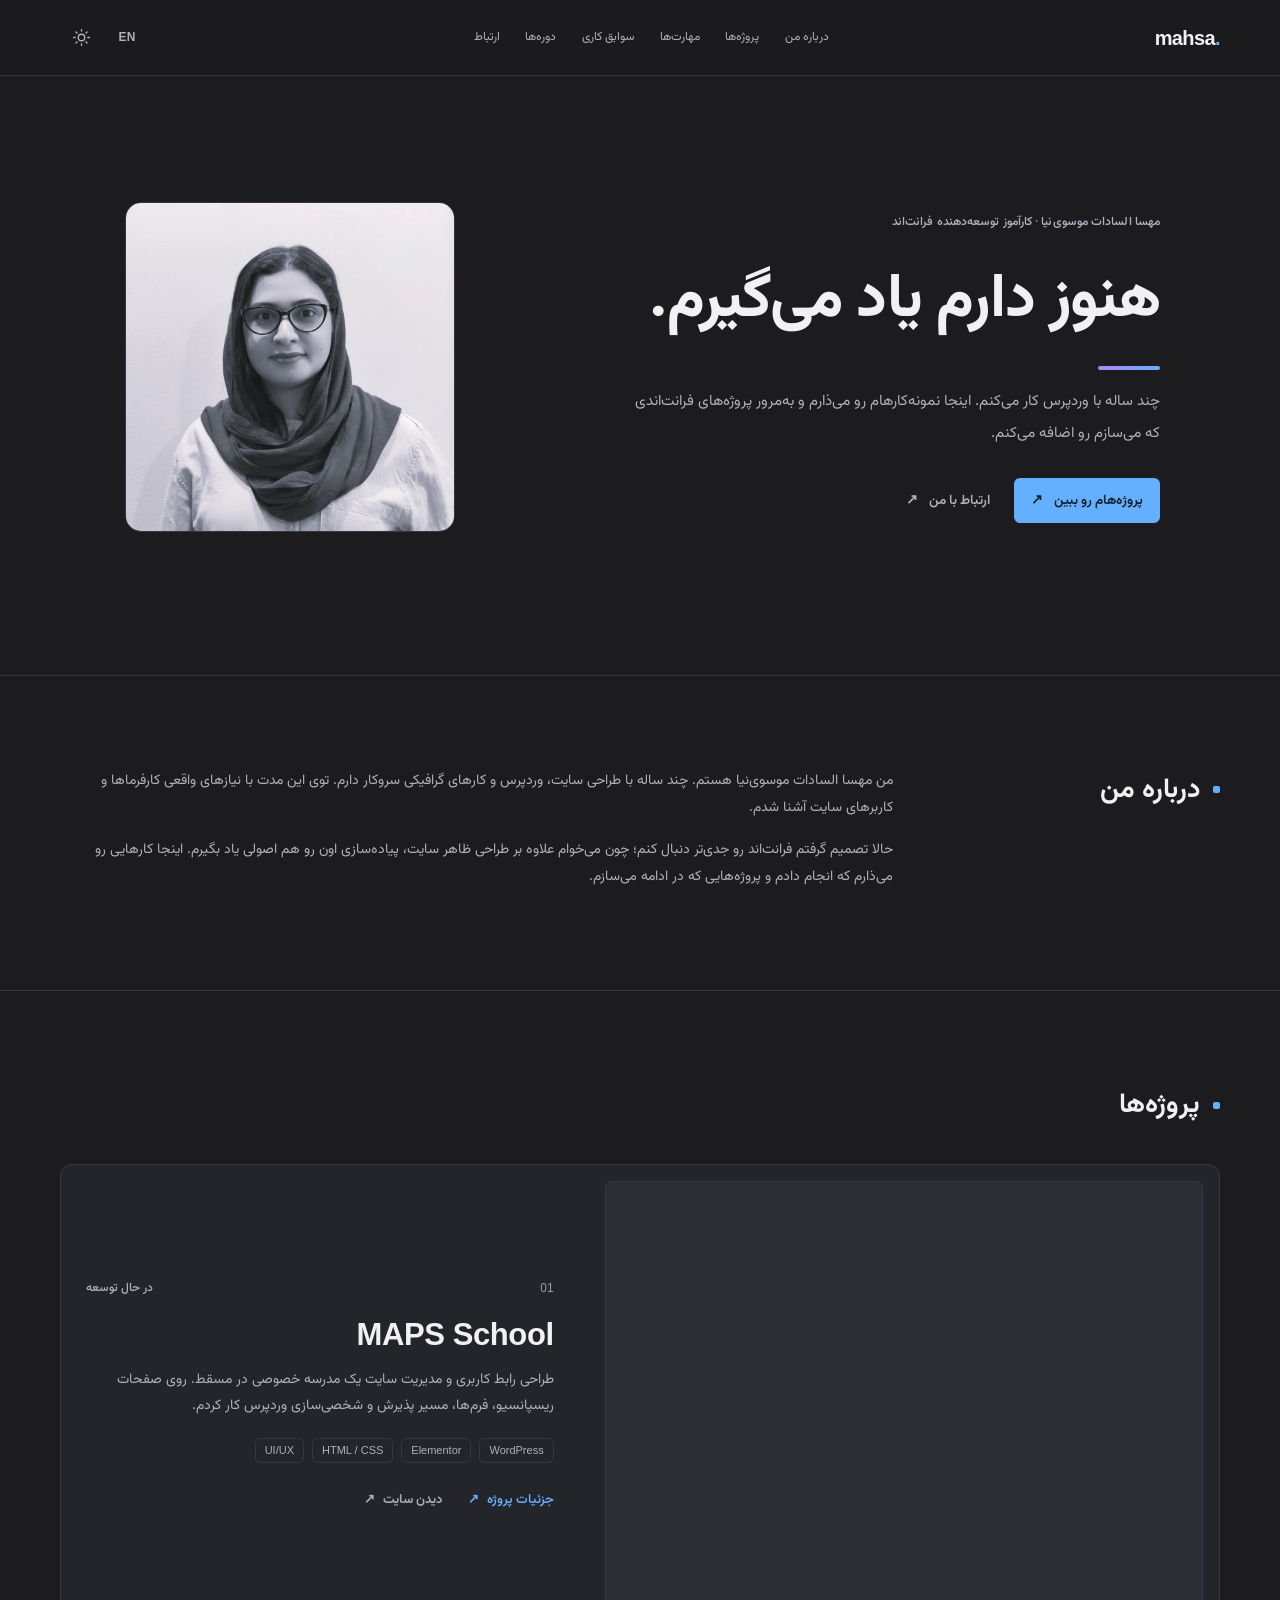
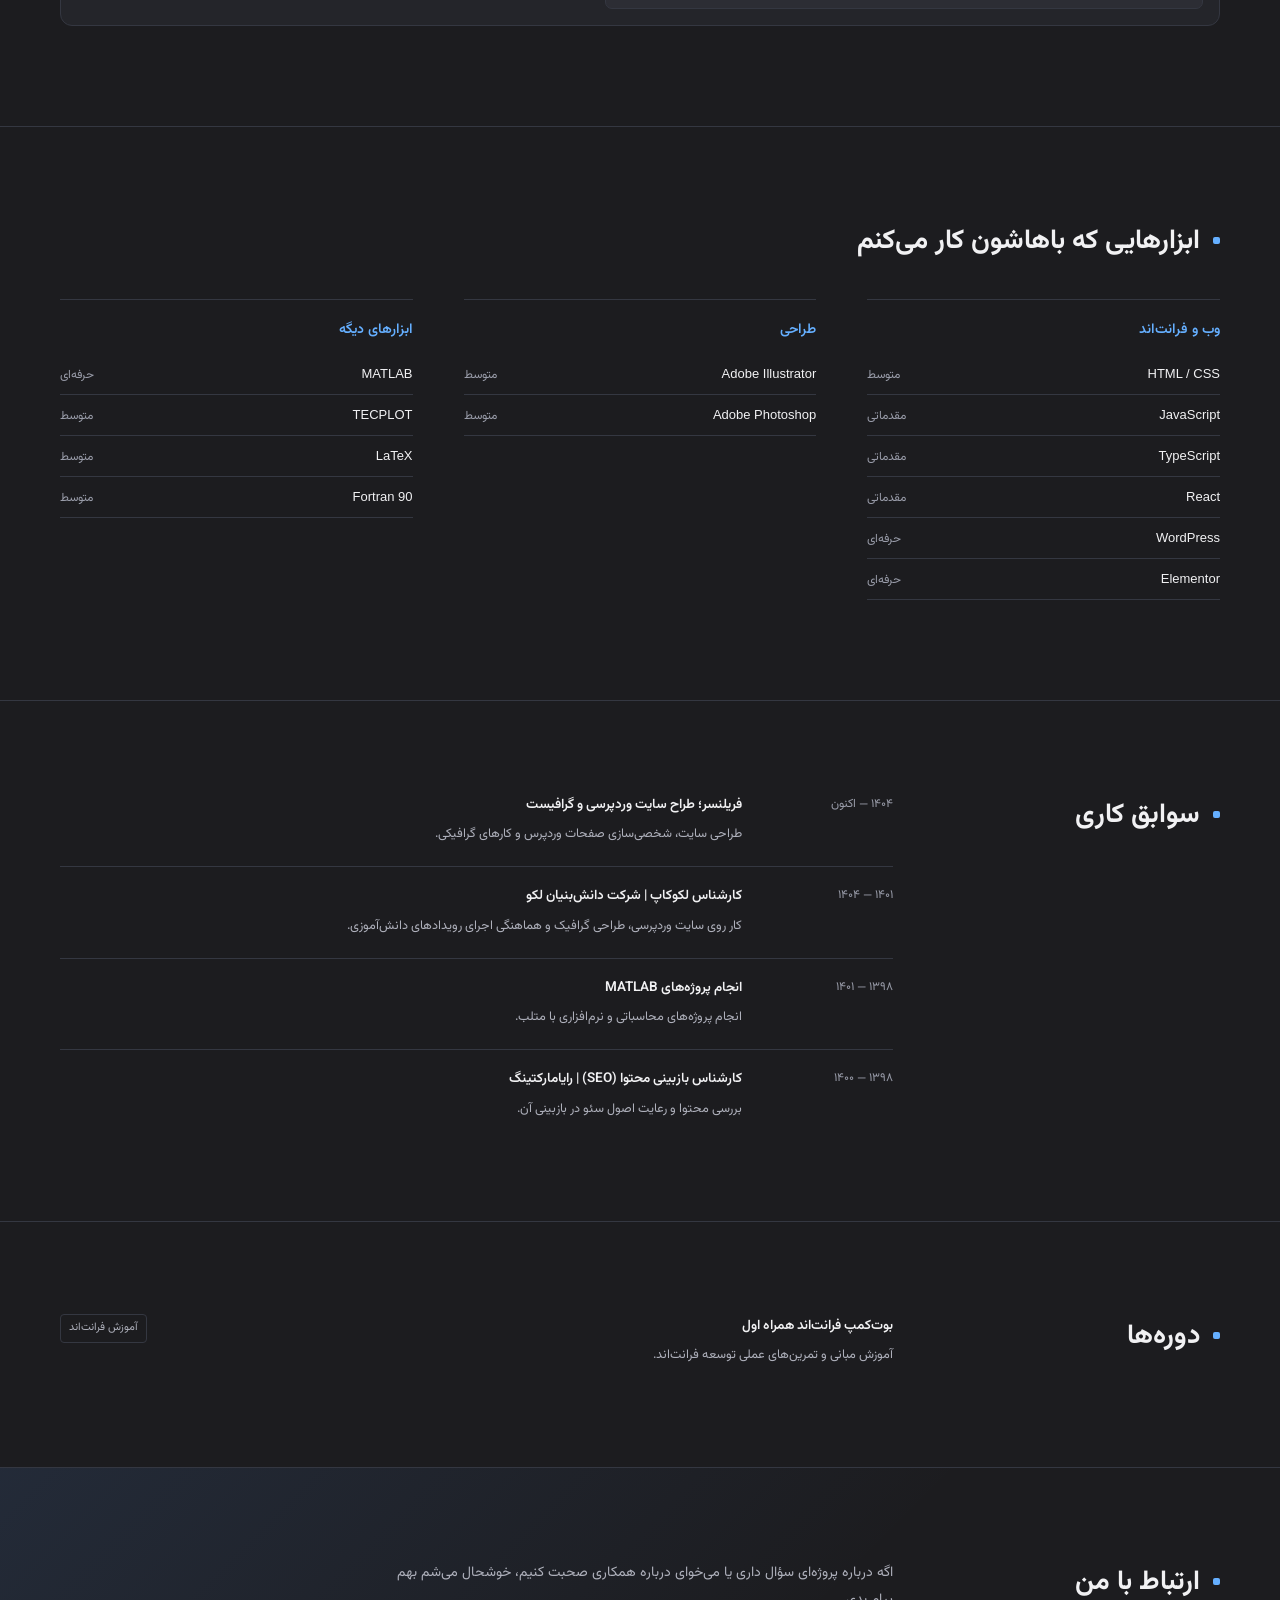
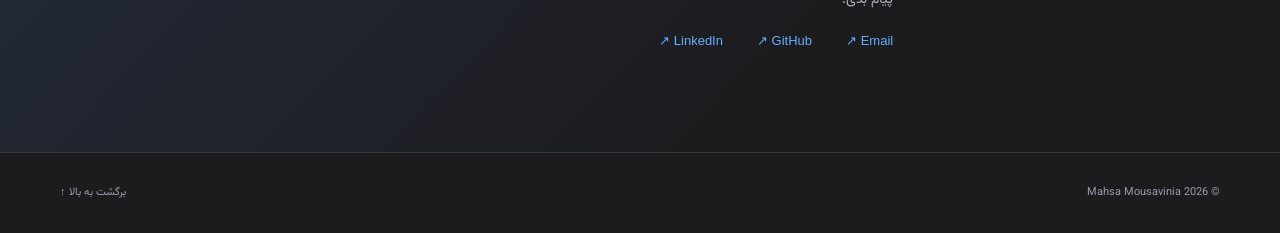
<file: index.html>
<!doctype html>
<html lang="fa" dir="rtl" data-theme="dark">
<head>
  <meta charset="utf-8">
  <meta name="viewport" content="width=device-width, initial-scale=1">
  <meta name="theme-color" content="#1f1f1f">
  <meta name="description" content="مهساالسادات موسوی‌نیا؛ کارآموز توسعه‌دهنده فرانت‌اند و طراح وب.">
  <title>مهسا موسوی‌نیا | توسعه‌دهنده فرانت‌اند و طراح وب</title>
  <script>
    (function(){
      try {
        const theme = localStorage.getItem('mahsa-theme') || 'dark';
        const lang = localStorage.getItem('mahsa-lang') || 'fa';
        document.documentElement.dataset.theme = theme === 'light' ? 'light' : 'dark';
        document.documentElement.lang = lang === 'en' ? 'en' : 'fa';
        document.documentElement.dir = lang === 'en' ? 'ltr' : 'rtl';
      } catch(e) { document.documentElement.dataset.theme='dark'; }
    })();
  </script>
  
  <link rel="preload" href="assets/fonts/Vazirmatn-VariableFont_wght.ttf" as="font" type="font/ttf" crossorigin>
  <link rel="stylesheet" href="styles.css">
  <script defer src="app.js"></script>
</head>
<body data-page="home">
  <div class="page-load-progress" id="page-load-progress" role="progressbar" aria-label="در حال بارگذاری صفحه"></div>
  <noscript><style>.page-load-progress {display: none!important}</style></noscript>
  <div id="page-top" aria-hidden="true"></div>
  <a class="skip-link" href="#main" data-i18n="skip">رفتن به محتوای اصلی</a>
  <header class="site-header" >
    <div class="container header-layout">
      <a class="site-brand" href="index.html" aria-label="Mahsa Mousavinia">mahsa<span class="brand-dot">.</span></a>
      <nav class="nav-desktop" aria-label="Main navigation">
        <a href="#about" data-i18n="navAbout">درباره من</a>
        <a href="#projects" data-i18n="navProjects">پروژه‌ها</a>
        <a href="#skills" data-i18n="navSkills">مهارت‌ها</a>
        <a href="#experience" data-i18n="navExperience">سوابق کاری</a>
        <a href="#courses" data-i18n="navCourses">دوره‌ها</a>
        <a href="#contact" data-i18n="navContact">ارتباط</a>
      </nav>
      <div class="header-controls">
        <button type="button" class="header-button language-switch" data-language-toggle title="Change language" aria-label="Change language">EN</button>
        <button type="button" class="header-button icon-button" data-theme-toggle title="تغییر تم" aria-label="تغییر تم">
          <svg class="moon" viewBox="0 0 24 24" width="19" height="19" fill="none" stroke="currentColor" stroke-width="1.7" stroke-linecap="round" stroke-linejoin="round" aria-hidden="true"><path d="M20.5 14.4A8.6 8.6 0 0 1 9.6 3.5a8.6 8.6 0 1 0 10.9 10.9Z"/></svg>
          <svg class="sun" viewBox="0 0 24 24" width="19" height="19" fill="none" stroke="currentColor" stroke-width="1.7" stroke-linecap="round" aria-hidden="true"><circle cx="12" cy="12" r="4.1"/><path d="M12 2v2m0 16v2M4.93 4.93l1.42 1.42m11.3 11.3 1.42 1.42M2 12h2m16 0h2M4.93 19.07l1.42-1.42m11.3-11.3 1.42-1.42"/></svg>
        </button>
        <button type="button" class="header-button icon-button menu-button" data-menu-toggle aria-label="باز کردن منو" aria-controls="mobile-menu" aria-expanded="false">
          <svg viewBox="0 0 24 24" width="20" height="20" fill="none" stroke="currentColor" stroke-width="1.8" stroke-linecap="round" aria-hidden="true"><path d="M4 7h16M4 12h16M4 17h16"/></svg>
        </button>
      </div>
    </div>
    <nav class="mobile-menu" id="mobile-menu" hidden aria-label="Mobile navigation">
      <a href="#about" data-i18n="navAbout">درباره من</a>
      <a href="#projects" data-i18n="navProjects">پروژه‌ها</a>
      <a href="#skills" data-i18n="navSkills">مهارت‌ها</a>
      <a href="#experience" data-i18n="navExperience">سوابق کاری</a>
      <a href="#courses" data-i18n="navCourses">دوره‌ها</a>
      <a href="#contact" data-i18n="navContact">ارتباط</a>
    </nav>
  </header>
  <main id="main">
    <section class="hero" aria-labelledby="hero-heading">
      <div class="container hero-inner">
        <div class="hero-copy">
          <p class="overline" data-i18n="heroIntro">مهسا السادات موسوی‌نیا · کارآموز توسعه‌دهنده فرانت‌اند</p>
          <h1 id="hero-heading" data-i18n="heroTitle">هنوز دارم یاد می‌گیرم.</h1>
          <p class="hero-description" data-i18n="heroDescription">چند ساله با وردپرس کار می‌کنم. اینجا نمونه‌کارهام رو می‌ذارم و به‌مرور پروژه‌های فرانت‌اندی که می‌سازم رو اضافه می‌کنم.</p>
          <div class="hero-actions">
            <a href="#projects" class="button button-primary"><span data-i18n="seeProjects">پروژه‌هام رو ببین</span><span aria-hidden="true">↗</span></a>
            <a href="#contact" class="button button-link"><span data-i18n="contactAction">ارتباط با من</span><span aria-hidden="true">↗</span></a>
          </div>
        </div>

<div class="hero-portrait">
  <img
    src="assets/mahsa-portrait.webp"
    alt="عکس مهسا السادات موسوی‌نیا"
    width="960"
    height="960"
    decoding="async"
    fetchpriority="high"
  >
</div>
      </div>
    </section>

    <section class="section" id="about" aria-labelledby="about-heading">
      <div class="container section-layout">
        <h2 id="about-heading" class="section-heading" data-i18n="aboutTitle">درباره من</h2>
        <div class="section-content body-copy">
          <p data-i18n="aboutText1">من مهسا السادات موسوی‌نیا هستم. چند ساله با طراحی سایت، وردپرس و کارهای گرافیکی سروکار دارم. توی این مدت با نیازهای واقعی کارفرماها و کاربرهای سایت آشنا شدم.</p>
          <p data-i18n="aboutText2">حالا تصمیم گرفتم فرانت‌اند رو جدی‌تر دنبال کنم؛ چون می‌خوام علاوه بر طراحی ظاهر سایت، پیاده‌سازی اون رو هم اصولی یاد بگیرم. اینجا کارهایی رو می‌ذارم که انجام دادم و پروژه‌هایی که در ادامه می‌سازم.</p>
        </div>
      </div>
    </section>

    <section class="section" id="projects" aria-labelledby="projects-heading">
      <div class="container section-layout projects-layout">
        <div class="section-head">
          <h2 id="projects-heading" class="section-heading" data-i18n="projectsTitle">پروژه‌ها</h2>
          
        </div>
        <div class="section-content">
          <article class="project">
            <div class="project-card-accent" aria-hidden="true"></div>
            <div class="project-media">
              <img class="project-image" src="assets/maps-school-1280.webp" srcset="assets/maps-school-640.webp 640w, assets/maps-school-1280.webp 1280w" sizes="(max-width: 700px) calc(100vw - 40px), (max-width: 1024px) 90vw, 800px" decoding="async" alt="نمای صفحه اصلی وب‌سایت MAPS School" loading="lazy">
              <div class="project-fallback" role="status"><span class="fallback-mini">mapsoman.com</span><strong>MAPS School</strong><span data-i18n="projectFallback">در حال بارگذاری تصویر پروژه…</span></div>
            </div>
            <div class="project-details"><div class="project-meta"><span class="project-number">01</span><span class="status" data-i18n="projectStatus">در حال توسعه</span></div>
            <h3 class="project-title">MAPS School</h3>
            <p class="project-description" data-i18n="projectDescription">طراحی رابط کاربری و مدیریت سایت یک مدرسه خصوصی در مسقط. روی صفحات ریسپانسیو، فرم‌ها، مسیر پذیرش و شخصی‌سازی وردپرس کار کردم.</p>
            <div class="project-stack"><span>WordPress</span><span>Elementor</span><span>HTML / CSS</span><span>UI/UX</span></div>
            <div class="project-links"><a href="project-maps.html" class="text-link"><span data-i18n="caseLink">جزئیات پروژه</span><span aria-hidden="true">↗</span></a><a href="https://www.mapsoman.com/" target="_blank" rel="noopener noreferrer" class="text-link text-link-muted"><span data-i18n="visitLink">دیدن سایت</span><span aria-hidden="true">↗</span></a></div>
            </div>
          </article>
        </div>
      </div>
    </section>

    <section class="section" id="skills" aria-labelledby="skills-heading">
      <div class="container section-layout skills-layout">
        <div class="section-head"><h2 id="skills-heading" class="section-heading" data-i18n="skillsTitle">ابزارهایی که باهاشون کار می‌کنم</h2></div>
        <div class="section-content skills-list">
          <div class="skill-group"><h3 data-i18n="skillGroupWeb">وب و فرانت‌اند</h3><div class="skill-row"><span>HTML / CSS</span><span data-i18n="intermediate">متوسط</span></div><div class="skill-row"><span>JavaScript</span><span data-i18n="beginner">مقدماتی</span></div><div class="skill-row"><span>TypeScript</span><span data-i18n="beginner">مقدماتی</span></div><div class="skill-row"><span>React</span><span data-i18n="beginner">مقدماتی</span></div><div class="skill-row"><span>WordPress</span><span data-i18n="advanced">حرفه‌ای</span></div><div class="skill-row"><span>Elementor</span><span data-i18n="advanced">حرفه‌ای</span></div></div>
          <div class="skill-group"><h3 data-i18n="skillGroupDesign">طراحی</h3><div class="skill-row"><span>Adobe Illustrator</span><span data-i18n="intermediate">متوسط</span></div><div class="skill-row"><span>Adobe Photoshop</span><span data-i18n="intermediate">متوسط</span></div></div>
          <div class="skill-group"><h3 data-i18n="skillGroupOther">ابزارهای دیگه</h3><div class="skill-row"><span>MATLAB</span><span data-i18n="advanced">حرفه‌ای</span></div><div class="skill-row"><span>TECPLOT</span><span data-i18n="intermediate">متوسط</span></div><div class="skill-row"><span>LaTeX</span><span data-i18n="intermediate">متوسط</span></div><div class="skill-row"><span>Fortran 90</span><span data-i18n="intermediate">متوسط</span></div></div>
        </div>
      </div>
    </section>

    <section class="section" id="experience" aria-labelledby="experience-heading">
      <div class="container section-layout">
        <h2 id="experience-heading" class="section-heading" data-i18n="expTitle">سوابق کاری</h2>
        <div class="section-content experience-list">
          <article class="experience"><span class="experience-date" data-i18n="exp1Date">۱۴۰۴ — اکنون</span><div><h3 data-i18n="exp1Title">فریلنسر؛ طراح سایت وردپرسی و گرافیست</h3><p data-i18n="exp1Text">طراحی سایت، شخصی‌سازی صفحات وردپرس و کارهای گرافیکی.</p></div></article>
          <article class="experience"><span class="experience-date" data-i18n="exp2Date">۱۴۰۱ — ۱۴۰۴</span><div><h3 data-i18n="exp2Title">کارشناس لکوکاپ | شرکت دانش‌بنیان لکو</h3><p data-i18n="exp2Text">کار روی سایت وردپرسی، طراحی گرافیک و هماهنگی اجرای رویدادهای دانش‌آموزی.</p></div></article>
          <article class="experience"><span class="experience-date" data-i18n="exp3Date">۱۳۹۸ — ۱۴۰۱</span><div><h3 data-i18n="exp3Title">انجام پروژه‌های MATLAB</h3><p data-i18n="exp3Text">انجام پروژه‌های محاسباتی و نرم‌افزاری با متلب.</p></div></article>
          <article class="experience"><span class="experience-date" data-i18n="exp4Date">۱۳۹۸ — ۱۴۰۰</span><div><h3 data-i18n="exp4Title">کارشناس بازبینی محتوا (SEO) | رایامارکتینگ</h3><p data-i18n="exp4Text">بررسی محتوا و رعایت اصول سئو در بازبینی آن.</p></div></article>
        </div>
      </div>
    </section>

    <section class="section" id="courses" aria-labelledby="courses-heading">
      <div class="container section-layout"><h2 id="courses-heading" class="section-heading" data-i18n="coursesTitle">دوره‌ها</h2><div class="section-content course-row"><div><h3 data-i18n="courseName">بوت‌کمپ فرانت‌اند همراه اول</h3><p data-i18n="courseText">آموزش مبانی و تمرین‌های عملی توسعه فرانت‌اند.</p></div><span class="course-tag" data-i18n="courseLabel">آموزش فرانت‌اند</span></div></div>
    </section>

    <section class="section contact-section" id="contact" aria-labelledby="contact-heading">
      <div class="container section-layout"><h2 id="contact-heading" class="section-heading" data-i18n="contactTitle">ارتباط با من</h2><div class="section-content"><p class="contact-copy" data-i18n="contactDescription">اگه درباره پروژه‌ای سؤال داری یا می‌خوای درباره همکاری صحبت کنیم، خوشحال می‌شم بهم پیام بدی.</p><div class="social-links contact-links"><a href="mailto:mahsamousavi47@gmail.com">Email ↗</a><a href="https://github.com/mahsa-mousavinia" target="_blank" rel="noopener noreferrer">GitHub ↗</a><a href="https://www.linkedin.com/in/mahsa-mousavinia/" target="_blank" rel="noopener noreferrer">LinkedIn ↗</a></div></div></div>
    </section>
  </main>
  <footer class="site-footer"><div class="container footer-content"><span>© 2026 Mahsa Mousavinia</span><a href="#page-top" data-back-top data-i18n="backTop">برگشت به بالا ↑</a></div></footer>
</body>
</html>
</file>
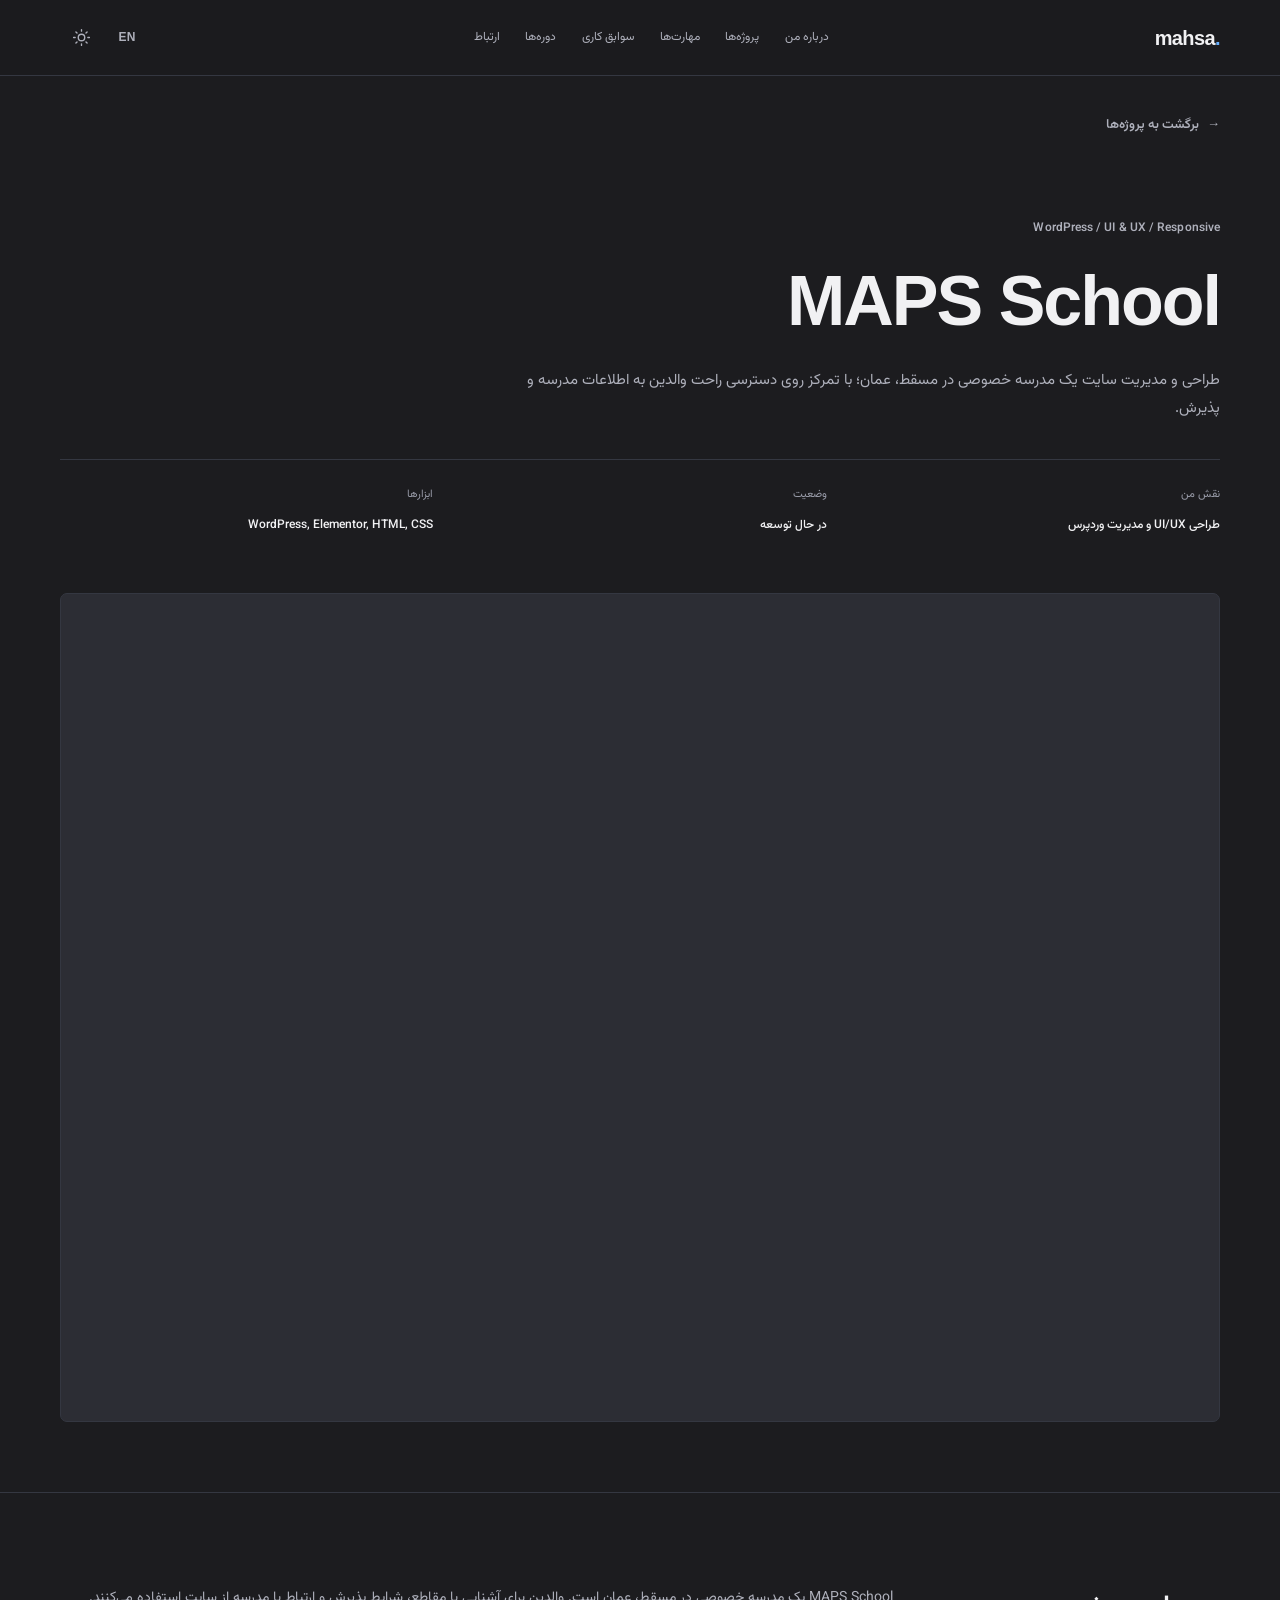
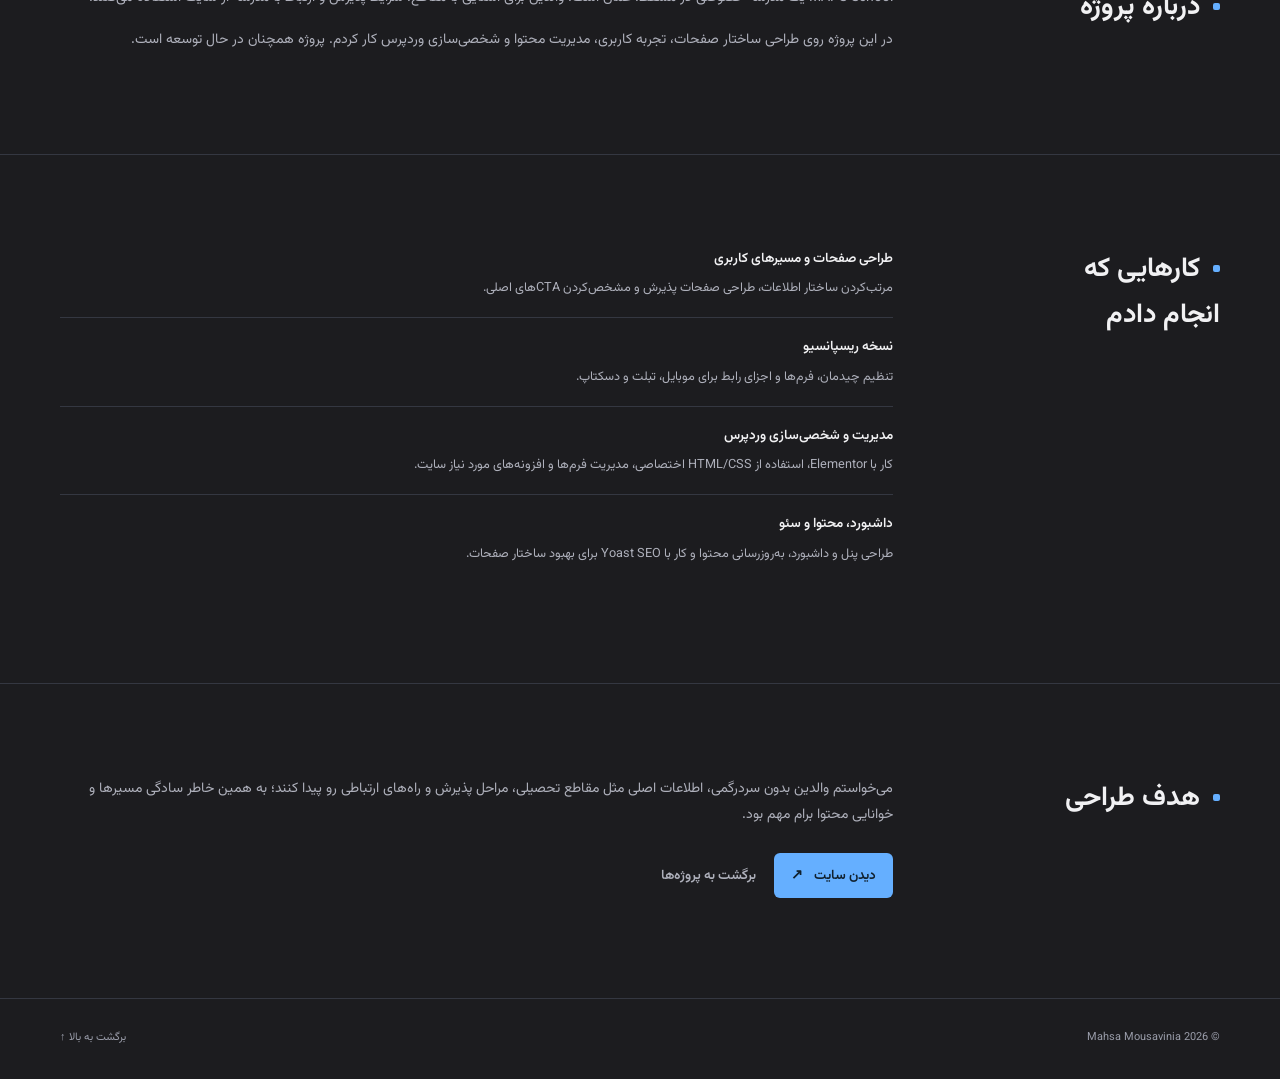
<file: project-maps.html>
<!doctype html>
<html lang="fa" dir="rtl" data-theme="dark">
<head>
  <meta charset="utf-8"><meta name="viewport" content="width=device-width, initial-scale=1"><meta name="theme-color" content="#1f1f1f"><meta name="description" content="جزئیات پروژه MAPS School؛ طراحی UI/UX و مدیریت وب‌سایت وردپرسی مهسا موسوی‌نیا."><title>MAPS School | مهسا موسوی‌نیا</title>
  <script>(function(){try{const t=localStorage.getItem('mahsa-theme')||'dark',l=localStorage.getItem('mahsa-lang')||'fa';document.documentElement.dataset.theme=t==='light'?'light':'dark';document.documentElement.lang=l==='en'?'en':'fa';document.documentElement.dir=l==='en'?'ltr':'rtl';}catch(e){document.documentElement.dataset.theme='dark';}})();</script>
  <link rel="preload" href="assets/fonts/Vazirmatn-VariableFont_wght.ttf" as="font" type="font/ttf" crossorigin><link rel="stylesheet" href="styles.css"><script defer src="app.js"></script>
</head>
<body data-page="project">
  <div class="page-load-progress" id="page-load-progress" role="progressbar" aria-label="در حال بارگذاری صفحه"></div>
  <noscript><style>.page-load-progress {display: none!important}</style></noscript>
  <div id="page-top" aria-hidden="true"></div>
  <a class="skip-link" href="#main" data-i18n="skip">رفتن به محتوای اصلی</a>
  <header class="site-header" ><div class="container header-layout"><a class="site-brand" href="index.html">mahsa<span class="brand-dot">.</span></a><nav class="nav-desktop" aria-label="Main navigation"><a href="index.html#about" data-i18n="navAbout">درباره من</a><a href="index.html#projects" data-i18n="navProjects">پروژه‌ها</a><a href="index.html#skills" data-i18n="navSkills">مهارت‌ها</a><a href="index.html#experience" data-i18n="navExperience">سوابق کاری</a><a href="index.html#courses" data-i18n="navCourses">دوره‌ها</a><a href="index.html#contact" data-i18n="navContact">ارتباط</a></nav><div class="header-controls"><button type="button" class="header-button language-switch" data-language-toggle title="Change language" aria-label="Change language">EN</button><button type="button" class="header-button icon-button" data-theme-toggle aria-label="تغییر تم"><svg class="moon" viewBox="0 0 24 24" width="19" height="19" fill="none" stroke="currentColor" stroke-width="1.7" stroke-linecap="round" stroke-linejoin="round" aria-hidden="true"><path d="M20.5 14.4A8.6 8.6 0 0 1 9.6 3.5a8.6 8.6 0 1 0 10.9 10.9Z"/></svg><svg class="sun" viewBox="0 0 24 24" width="19" height="19" fill="none" stroke="currentColor" stroke-width="1.7" stroke-linecap="round" aria-hidden="true"><circle cx="12" cy="12" r="4.1"/><path d="M12 2v2m0 16v2M4.93 4.93l1.42 1.42m11.3 11.3 1.42 1.42M2 12h2m16 0h2M4.93 19.07l1.42-1.42m11.3-11.3 1.42-1.42"/></svg></button><button type="button" class="header-button icon-button menu-button" data-menu-toggle aria-label="باز کردن منو" aria-controls="mobile-menu" aria-expanded="false"><svg viewBox="0 0 24 24" width="20" height="20" fill="none" stroke="currentColor" stroke-width="1.8" stroke-linecap="round" aria-hidden="true"><path d="M4 7h16M4 12h16M4 17h16"/></svg></button></div></div><nav class="mobile-menu" id="mobile-menu" hidden aria-label="Mobile navigation"><a href="index.html#about" data-i18n="navAbout">درباره من</a><a href="index.html#projects" data-i18n="navProjects">پروژه‌ها</a><a href="index.html#skills" data-i18n="navSkills">مهارت‌ها</a><a href="index.html#experience" data-i18n="navExperience">سوابق کاری</a><a href="index.html#courses" data-i18n="navCourses">دوره‌ها</a><a href="index.html#contact" data-i18n="navContact">ارتباط</a></nav></header>
  <main id="main">
    <div class="container case-back"><a href="index.html#projects" class="text-link"><span aria-hidden="true">→</span><span data-i18n="backProjects">برگشت به پروژه‌ها</span></a></div>
    <section class="case-hero container"><p class="overline">WordPress / UI & UX / Responsive</p><h1>MAPS School</h1><p class="case-lead" data-i18n="caseLead">طراحی و مدیریت سایت یک مدرسه خصوصی در مسقط، عمان؛ با تمرکز روی دسترسی راحت والدین به اطلاعات مدرسه و پذیرش.</p><div class="case-meta"><div><span data-i18n="caseRoleLabel">نقش من</span><strong data-i18n="caseRole">طراحی UI/UX و مدیریت وردپرس</strong></div><div><span data-i18n="caseStatusLabel">وضعیت</span><strong data-i18n="projectStatus">در حال توسعه</strong></div><div><span data-i18n="caseToolsLabel">ابزارها</span><strong>WordPress, Elementor, HTML, CSS</strong></div></div></section>
    <div class="container case-banner"><div class="project-media case-media"><img class="project-image" decoding="async" loading="lazy" src="assets/maps-school-1280.webp" srcset="assets/maps-school-640.webp 640w, assets/maps-school-1280.webp 1280w" sizes="(max-width: 700px) calc(100vw - 40px), (max-width: 1024px) 90vw, 800px" alt="نمای صفحه اصلی وب‌سایت MAPS School"><div class="project-fallback" role="status"><span class="fallback-mini">mapsoman.com</span><strong>MAPS School</strong><span data-i18n="projectFallback">در حال بارگذاری تصویر پروژه…</span></div></div></div>
    <section class="section"><div class="container section-layout"><h2 class="section-heading" data-i18n="caseAboutTitle">درباره پروژه</h2><div class="section-content body-copy"><p data-i18n="caseAbout1">MAPS School یک مدرسه خصوصی در مسقط، عمان است. والدین برای آشنایی با مقاطع، شرایط پذیرش و ارتباط با مدرسه از سایت استفاده می‌کنند.</p><p data-i18n="caseAbout2">در این پروژه روی طراحی ساختار صفحات، تجربه کاربری، مدیریت محتوا و شخصی‌سازی وردپرس کار کردم. پروژه همچنان در حال توسعه است.</p></div></div></section>
    <section class="section"><div class="container section-layout"><h2 class="section-heading" data-i18n="caseWorkTitle">کارهایی که انجام دادم</h2><div class="section-content case-work"><div><h3 data-i18n="work1Title">طراحی صفحات و مسیرهای کاربری</h3><p data-i18n="work1Text">مرتب‌کردن ساختار اطلاعات، طراحی صفحات پذیرش و مشخص‌کردن CTAهای اصلی.</p></div><div><h3 data-i18n="work2Title">نسخه ریسپانسیو</h3><p data-i18n="work2Text">تنظیم چیدمان، فرم‌ها و اجزای رابط برای موبایل، تبلت و دسکتاپ.</p></div><div><h3 data-i18n="work3Title">مدیریت و شخصی‌سازی وردپرس</h3><p data-i18n="work3Text">کار با Elementor، استفاده از HTML/CSS اختصاصی، مدیریت فرم‌ها و افزونه‌های مورد نیاز سایت.</p></div><div><h3 data-i18n="work4Title">داشبورد، محتوا و سئو</h3><p data-i18n="work4Text">طراحی پنل و داشبورد، به‌روزرسانی محتوا و کار با Yoast SEO برای بهبود ساختار صفحات.</p></div></div></div></section>
    <section class="section"><div class="container section-layout"><h2 class="section-heading" data-i18n="caseGoalTitle">هدف طراحی</h2><div class="section-content body-copy"><p data-i18n="caseGoalText">می‌خواستم والدین بدون سردرگمی، اطلاعات اصلی مثل مقاطع تحصیلی، مراحل پذیرش و راه‌های ارتباطی رو پیدا کنند؛ به همین خاطر سادگی مسیرها و خوانایی محتوا برام مهم بود.</p><div class="case-bottom-links"><a href="https://www.mapsoman.com/" target="_blank" rel="noopener noreferrer" class="button button-primary"><span data-i18n="visitLink">دیدن سایت</span><span aria-hidden="true">↗</span></a><a href="index.html#projects" class="button button-link" data-i18n="backProjects">برگشت به پروژه‌ها</a></div></div></div></section>
  </main>
  <footer class="site-footer"><div class="container footer-content"><span>© 2026 Mahsa Mousavinia</span><a href="#page-top" data-back-top data-i18n="backTop">برگشت به بالا ↑</a></div></footer>
</body>
</html>
</file>
<file: styles.css>
:root {
  color-scheme: dark;
  --bg: #1f1f1f;
  --panel: #252526;
  --panel-raised: #2b2b2c;
  --text: #e4e4e4;
  --muted: #a7a7a7;
  --subtle: #858585;
  --border: #393939;
  --accent: #4aa5f9;
  --accent-hover: #72b8fb;
  --tag-bg: #292f35;
  --header-bg: rgba(31, 31, 31, .95);
  --body-font: 'Vazirmatn', 'Noto Sans Arabic', Tahoma, 'Segoe UI', sans-serif;
  font-family: var(--body-font);
}
:root[data-theme="light"] {
  color-scheme: light;
  --bg: #fbfbfb;
  --panel: #f4f4f4;
  --panel-raised: #eeeeee;
  --text: #272727;
  --muted: #5a5a5a;
  --subtle: #6d6d6d;
  --border: #dcdcdc;
  --accent: #006fbb;
  --accent-hover: #005a99;
  --tag-bg: #eef4f9;
  --header-bg: rgba(251, 251, 251, .95);
}
* { box-sizing: border-box; }
html { scroll-behavior: smooth; scroll-padding-top: 100px; }
body { margin: 0; background: var(--bg); color: var(--text); font-size: 14px; line-height: 1.9; -webkit-font-smoothing: antialiased; }
html[lang="en"] body { font-family: 'Inter', system-ui, Arial, sans-serif; line-height: 1.7; }
a { text-decoration: none; color: inherit; }
button { font: inherit; }
img, svg { max-width: 100%; }
button, a { -webkit-tap-highlight-color: transparent; }
:focus-visible { outline: 2px solid var(--accent); outline-offset: 4px; }
::selection { background: #22619a; color: white; }
.container { width: min(100% - 40px, 1040px); margin-inline: auto; }
.skip-link { position: fixed; top: -80px; inset-inline-start: 15px; background: var(--panel); border: 1px solid var(--accent); z-index: 200; padding: 8px 14px; }
.skip-link:focus { top: 12px; }
.site-header { position: sticky; top: 0; z-index: 100; background: var(--header-bg); border-bottom: 1px solid var(--border); backdrop-filter: blur(12px); -webkit-backdrop-filter: blur(12px); }
.header-layout { min-height: 65px; display: flex; align-items: center; justify-content: space-between; gap: 8px; }
.site-brand { display: inline-flex; align-items: baseline; direction: ltr; font: 700 20px/1 'Inter', Arial, sans-serif; letter-spacing: -.6px; }
.brand-dot { color: var(--accent); }
.nav-desktop { display: none; align-items: center; gap: clamp(14px, 2vw, 28px); }
.nav-desktop a { color: var(--muted); font-size: 12px; transition: color .15s; white-space: nowrap; }
.nav-desktop a:hover, .mobile-menu a:hover { color: var(--accent); }
.header-controls { display: flex; align-items: center; gap: 4px; }
.header-button { min-width: 42px; min-height: 42px; border: 0; background: transparent; color: var(--muted); cursor: pointer; display: grid; place-items: center; border-radius: 5px; }
.header-button:hover { color: var(--text); background: var(--panel-raised); }
.language-switch { font: 600 12px/1.3 'Inter', Tahoma, sans-serif; letter-spacing: .1px; }
.icon-button .moon { display: none; }
.icon-button .sun { display: block; }
[data-theme="light"] .icon-button .moon { display: block; }
[data-theme="light"] .icon-button .sun { display: none; }
.mobile-menu { display: grid; padding: 4px 20px 14px; border-top: 1px solid var(--border); }
.mobile-menu[hidden] { display: none; }
.mobile-menu a { padding: 10px 0; border-bottom: 1px solid var(--border); color: var(--muted); font-size: 14px; }
.mobile-menu a:last-child { border-bottom: none; }
.hero { padding: 89px 0 92px; }
.hero-inner { max-width: 1040px; }
.overline { color: var(--accent); font-size: 14px; font-weight: 600; margin: 0 0 19px; }
.hero h1 { max-width: 880px; font-size: clamp(31px, 8vw, 56px); line-height: 1.55; letter-spacing: -.7px; font-weight: 700; margin: 0 0 21px; text-wrap: balance; }
.hero-description { max-width: 630px; color: var(--muted); font-size: 15px; line-height: 2.15; margin: 0; }
.hero-actions { display: flex; flex-wrap: wrap; gap: 12px 24px; margin-top: 33px; align-items: center; }
.button { font-size: 13.5px; font-weight: 600; min-height: 45px; display: inline-flex; align-items: center; justify-content: center; gap: 11px; border-radius: 5px; padding: 8px 17px; }
.button-primary { background: var(--accent); color: #10202d; }
.button-primary:hover { background: var(--accent-hover); }
:root[data-theme="light"] .button-primary { color: white; }
.button-link { background: transparent; padding-inline: 0; color: var(--muted); }
.button-link:hover { color: var(--accent); }
.section { border-top: 1px solid var(--border); padding: 62px 0 66px; }
.section-layout { display: grid; grid-template-columns: minmax(0,1fr); gap: 25px; }
.section-head { display: grid; gap: 7px; align-content: start; }
.section-heading { font-size: clamp(21px, 5vw, 26px); font-weight: 650; line-height: 1.7; margin: 0; text-wrap: balance; }
.section-aside { color: var(--subtle); font-size: 12.5px; margin: 0; }
.section-content { min-width: 0; }
.body-copy { color: var(--muted); font-size: 14px; }
.body-copy p { margin: 0 0 16px; }
.body-copy p:last-child { margin-bottom: 0; }
.project { max-width: 800px; }
.project-media { position: relative; aspect-ratio: 16 / 9; background: var(--panel); border: 1px solid var(--border); border-radius: 8px; overflow: hidden; display: grid; place-items: center; }
.project-media .project-image { display: none; width: 100%; height: 100%; object-fit: cover; object-position: top center; }
.project-media.has-image .project-image { display: block; }
.project-media.has-image .project-fallback { display: none; }
.project-fallback { width: 100%; height: 100%; display: flex; align-items: center; justify-content: center; flex-direction: column; gap: 9px; padding: 25px; color: var(--subtle); text-align: center; }
.project-fallback strong { color: var(--text); font: 650 clamp(27px, 6vw, 48px)/1.3 'Inter', Arial, sans-serif; }
.fallback-mini { color: var(--accent); font: 500 11px/1.4 'Inter', Arial, sans-serif; }
.project-fallback > span:last-child { font-size: 11px; }
.project-meta { display: flex; justify-content: space-between; align-items: center; gap: 16px; margin-top: 20px; font: 500 12px/1.8 'Inter', Tahoma, sans-serif; }
.project-number { color: var(--subtle); }
.status { font-family: var(--body-font); color: var(--muted); }
html[lang="en"] .status { font-family: 'Inter', sans-serif; }
.project-title { font: 650 clamp(24px, 6vw, 31px)/1.5 'Inter', Arial, sans-serif; letter-spacing: -.4px; margin: 8px 0; }
.project-description { max-width: 680px; color: var(--muted); font-size: 14px; margin: 0 0 18px; }
.project-stack { display: flex; flex-wrap: wrap; gap: 8px; }
.project-stack span { border: 1px solid var(--border); border-radius: 4px; color: var(--muted); padding: 2px 9px; font: 500 11px/1.7 'Inter', sans-serif; }
.project-links { display: flex; flex-wrap: wrap; gap: 12px 26px; margin-top: 22px; }
.text-link { display: inline-flex; gap: 8px; align-items: center; color: var(--accent); font-size: 13px; font-weight: 600; }
.text-link:hover { color: var(--accent-hover); }
.text-link-muted { color: var(--muted); }
.skills-list { display: grid; gap: 34px; }
.skill-group h3 { color: var(--text); font-size: 13.5px; font-weight: 600; margin: 0 0 10px; }
.skill-row { display: flex; align-items: baseline; justify-content: space-between; gap: 15px; padding: 9px 0; border-bottom: 1px solid var(--border); font: 500 13px/1.5 'Inter', Tahoma, sans-serif; }
.skill-row > span:first-child { color: var(--text); }
.skill-row > span:last-child { white-space: nowrap; color: var(--subtle); font: 400 12px/1.5 'Vazirmatn', Tahoma, sans-serif; }
html[lang="en"] .skill-row > span:last-child { font-family: 'Inter', Arial, sans-serif; }
.experience-list { display: grid; }
.experience { display: grid; gap: 7px; border-bottom: 1px solid var(--border); padding: 17px 0 20px; }
.experience:first-child { padding-top: 0; }
.experience:last-child { border-bottom: 0; padding-bottom: 0; }
.experience-date { color: var(--subtle); font-size: 12px; white-space: nowrap; }
.experience h3, .course-row h3, .case-work h3 { font-size: 13.5px; font-weight: 600; line-height: 1.8; margin: 0; }
.experience p, .course-row p, .case-work p { font-size: 12.7px; color: var(--muted); margin: 5px 0 0; }
.course-row { display: flex; flex-wrap: wrap; align-items: start; justify-content: space-between; gap: 15px; }
.course-tag { font-size: 11px; color: var(--muted); border: 1px solid var(--border); border-radius: 4px; padding: 3px 8px; }
.contact-copy { max-width: 520px; color: var(--muted); margin: 0 0 17px; }
.contact-email { font: 500 clamp(15px, 4vw, 21px)/1.5 'Inter', Arial, sans-serif; display: inline-flex; flex-wrap: wrap; align-items: center; gap: 12px; overflow-wrap: anywhere; color: var(--accent); }
.contact-email:hover { color: var(--accent-hover); }
.social-links { display: flex; flex-wrap: wrap; gap: 22px; margin-top: 24px; color: var(--muted); font: 500 13px/1.6 'Inter', Arial, sans-serif; }
.social-links a:hover { color: var(--accent); }
.site-footer { border-top: 1px solid var(--border); }
.footer-content { display: flex; align-items: center; justify-content: space-between; flex-wrap: wrap; gap: 8px 20px; min-height: 80px; color: var(--subtle); font-size: 11px; }
.footer-content a:hover { color: var(--accent); }
.case-back { padding-top: 36px; }
.case-back .text-link { color: var(--muted); }
.case-hero { padding: 55px 0 50px; }
.case-hero h1 { font: 650 clamp(43px, 10vw, 70px)/1.22 'Inter', Arial, sans-serif; letter-spacing: -2px; margin: 0 0 22px; }
.case-lead { max-width: 710px; color: var(--muted); font-size: 15px; margin: 0 0 35px; }
.case-meta { display: grid; grid-template-columns: repeat(2, minmax(0,1fr)); gap: 20px; padding-top: 25px; border-top: 1px solid var(--border); }
.case-meta div { min-width: 0; }
.case-meta span { display: block; color: var(--subtle); font-size: 11px; margin-bottom: 6px; }
.case-meta strong { font-size: 12px; font-weight: 500; overflow-wrap: break-word; }
.case-banner { margin-bottom: 70px; }
.case-work { display: grid; }
.case-work > div { padding: 17px 0; border-bottom: 1px solid var(--border); }
.case-work > div:first-child { padding-top: 0; }
.case-work > div:last-child { border-bottom: 0; }
.case-bottom-links { display: flex; flex-wrap: wrap; gap: 18px; align-items: center; margin-top: 24px; }
@media (min-width: 600px) {
  .container { width: min(100% - 64px, 1040px); }
  .hero { padding: 125px 0 135px; }
  .section { padding: 79px 0 83px; }
  .experience { grid-template-columns: 120px minmax(0, 1fr); gap: 24px; }
  .skills-list { grid-template-columns: repeat(2, minmax(0,1fr)); gap: 35px; }
  .case-meta { grid-template-columns: repeat(3, minmax(0,1fr)); }
}
@media (min-width: 900px) {
  .container { width: min(100% - 96px, 1040px); }
  .header-layout { min-height: 75px; }
  .nav-desktop { display: flex; }
  .menu-button { display: none; }
  .mobile-menu { display: none !important; }
  .hero { padding: 154px 0 171px; }
  .hero h1 { max-width: 900px; }
  .hero-description { font-size: 16px; }
  .section { padding: 105px 0 112px; }
  .section-layout { grid-template-columns: minmax(180px, 250px) minmax(0,1fr); gap: clamp(45px, 6vw, 100px); }
  .skills-list { grid-template-columns: repeat(2, minmax(0,1fr)); gap: 34px 54px; }
  .experience { grid-template-columns: 127px minmax(0,1fr); }
  .project-media { max-width: 100%; }
  .case-hero { padding: 78px 0 55px; }
}
@media (prefers-reduced-motion: reduce) {
  html { scroll-behavior: auto; }
  *, *::before, *::after { animation-duration: .01ms !important; transition-duration: .01ms !important; }
}

/* V3: a little character, without a busy visual system. Everything starts mobile-first. */
@font-face {
  font-family: 'Vazirmatn';
  src: url('assets/fonts/Vazirmatn-VariableFont_wght.ttf') format('truetype');
  font-style: normal;
  font-weight: 100 900;
  font-display: swap;
}
:root {
  --bg: #1c1c1f;
  --panel: #24252a;
  --panel-raised: #2c2d34;
  --text: #f1f1f3;
  --muted: #aeb0bb;
  --subtle: #999ca9;
  --border: #343741;
  --accent: #65afff;
  --accent-hover: #91c7ff;
  --header-bg: rgba(28, 28, 31, .94);
  --soft-glow: rgba(87, 149, 239, .12);
  --decor-color: #a68afb;
}
:root[data-theme="light"] {
  --bg: #f7f8fa;
  --panel: #ffffff;
  --panel-raised: #eaeef5;
  --text: #20242d;
  --muted: #525b6e;
  --subtle: #647086;
  --border: #dce1e9;
  --accent: #006cbd;
  --accent-hover: #075b9c;
  --header-bg: rgba(247, 248, 250, .94);
  --soft-glow: rgba(77, 139, 222, .08);
  --decor-color: #7358bd;
}
body { font-size: 14px; }
.hero { padding: 69px 0 78px; }
.hero-inner { display: grid; grid-template-columns: minmax(0,1fr); gap: 48px; align-items: center; }
.hero-copy { min-width: 0; }
.overline { color: var(--muted); font-size: 12px; font-weight: 550; letter-spacing: .08px; margin-bottom: 20px; }
.hero h1 { font-size: clamp(35px, 8vw, 67px); max-width: 720px; line-height: 1.55; letter-spacing: -.8px; font-weight: 750; margin-bottom: 16px; }
.hero h1::after { content: ''; display: block; width: 62px; height: 4px; border-radius: 20px; margin-top: 17px; background: linear-gradient(90deg, var(--decor-color), var(--accent)); }
.hero-description { max-width: 540px; font-size: 14px; line-height: 2.1; }
.hero-actions { margin-top: 29px; }
.button-primary { border-radius: 6px; transition: transform .18s, background-color .18s; }
.button-primary:hover { transform: translateY(-2px); }
/* Real portrait instead of the decorative M card; mobile-first. */
.hero-portrait {
  width: min(100%, 280px);
  aspect-ratio: 1 / 1;
  margin-inline: auto;
  overflow: hidden;
  border-radius: 16px;
  border: 1px solid var(--border);
  background: var(--panel);
}
.hero-portrait img {
  display: block;
  width: 100%;
  height: 100%;
  object-fit: cover;
  object-position: center;
}
.section-heading { font-size: clamp(22px, 3vw, 27px); font-weight: 700; }
.section-heading::before { content: ''; display: inline-block; width: 7px; height: 7px; margin-inline-end: 13px; border-radius: 2px; background: var(--accent); vertical-align: middle; }
.section { padding: 70px 0 76px; }
.project { position: relative; max-width: none; display: grid; gap: 24px; }
.project-card-accent { display: none; }
.project-media { background: var(--panel-raised); border: 1px solid var(--border); border-radius: 10px; }
.project-media .project-image { object-fit: cover; }
.project-fallback { background: linear-gradient(110deg, var(--panel) 5%, var(--panel-raised) 35%, var(--panel) 65%); background-size: 250% 100%; animation: preview-pulse 1.8s linear infinite; }
.project-media.is-error .project-fallback { animation: none; }
@keyframes preview-pulse { 0% { background-position: 90% center; } 100% { background-position: -90% center; } }
.project-details { display: flex; flex-direction: column; align-items: flex-start; justify-content: center; min-width: 0; }
.project-meta { width: 100%; margin-top: 0; }
.project-title { margin: 13px 0 8px; }
.project-stack span { border-radius: 5px; }
.project-links { margin-top: 25px; }
.skill-group { min-width: 0; }
.skills-list { gap: 32px; }
.skills-list .skill-group { border-top: 1px solid var(--border); padding-top: 17px; }
.skills-list .skill-group h3 { color: var(--accent); font-size: 14px; }
.skill-row { padding: 10px 0; }
.skill-row > span:last-child { font-family: 'Vazirmatn', Tahoma, sans-serif; }
.contact-links { display: flex; flex-wrap: nowrap; align-items: center; gap: clamp(14px, 5vw, 34px); margin-top: 18px; white-space: nowrap; }
.contact-links a { color: var(--accent); font-size: 13px; }
.contact-links a:hover { color: var(--accent-hover); }
.contact-section { background: linear-gradient(135deg, var(--soft-glow), transparent 62%); }
#page-top { display: block; width: 0; height: 0; position: absolute; inset-block-start: 0; }
.footer-content a { cursor: pointer; }
/* Keep hash anchor headings visible below the sticky navigation. */
#about,#projects,#skills,#experience,#courses,#contact { scroll-margin-top: 85px; }
@media (min-width: 600px) {
  .hero-portrait { width: min(100%, 310px); }
  .skills-list { grid-template-columns: repeat(2, minmax(0,1fr)); }
  .hero { padding: 105px 0 108px; }
}
@media (min-width: 900px) {
  .container { width: min(100% - 92px, 1160px); }
  .hero { padding: 126px 0 143px; }
  .hero-inner { grid-template-columns: minmax(0, 1.4fr) minmax(280px, .75fr); gap: clamp(40px,5vw,85px); }
  .hero-portrait { width: min(100%, 330px); }
  .hero h1 { font-size: clamp(46px, 4.8vw, 72px); }
  .hero-description { font-size: 15px; }
  .section { padding: 92px 0 100px; }
  .projects-layout, .skills-layout { display: block; }
  .projects-layout .section-head, .skills-layout .section-head { margin-bottom: 35px; }
  .project { grid-template-columns: minmax(0, 1.1fr) minmax(0, .86fr); gap: clamp(28px,4vw,60px); align-items: center; padding: 16px 25px 16px 16px; background: var(--panel); border: 1px solid var(--border); border-radius: 12px; }
  html[dir="rtl"] .project { padding: 16px 16px 16px 25px; }
  .project-media { aspect-ratio: 1.4; border-radius: 7px; }
  .skills-list { grid-template-columns: repeat(3,minmax(0,1fr)); gap: clamp(30px,4vw,60px); }
  .skills-layout .section-heading { white-space: nowrap; }
}
@media (max-width: 359px) {
  .contact-links { gap: 15px; }
  .contact-links a { font-size: 12px; }
  .hero-portrait { width: min(100%, 250px); }
}
@media (prefers-reduced-motion: reduce) {
  .project-fallback { animation: none; }
  .button-primary:hover { transform: none; }
}
/* Important: an image with loading="lazy" cannot load while display:none.
   Keep it in layout but transparent until the actual load event fires. */
.project-media .project-image { display: block; position: absolute; inset: 0; opacity: 0; width: 100%; height: 100%; }
.project-media.has-image .project-image { opacity: 1; }

/* A non-blocking loading indicator: content is readable even on slow connections. */
.page-load-progress { position: fixed; inset: 0 0 auto 0; z-index: 180; height: 3px; background: linear-gradient(90deg,transparent 0%,var(--accent) 50%,var(--decor-color) 72%,transparent 100%); background-size: 200% 100%; animation: page-loading 1.1s linear infinite; transition: opacity .18s; pointer-events: none; }
.page-load-progress.is-done { opacity: 0; }
@keyframes page-loading { from { background-position: 100% 0 } to { background-position: -100% 0 } }
@media (prefers-reduced-motion: reduce) { .page-load-progress { animation: none; background: var(--accent); } }
</file>
